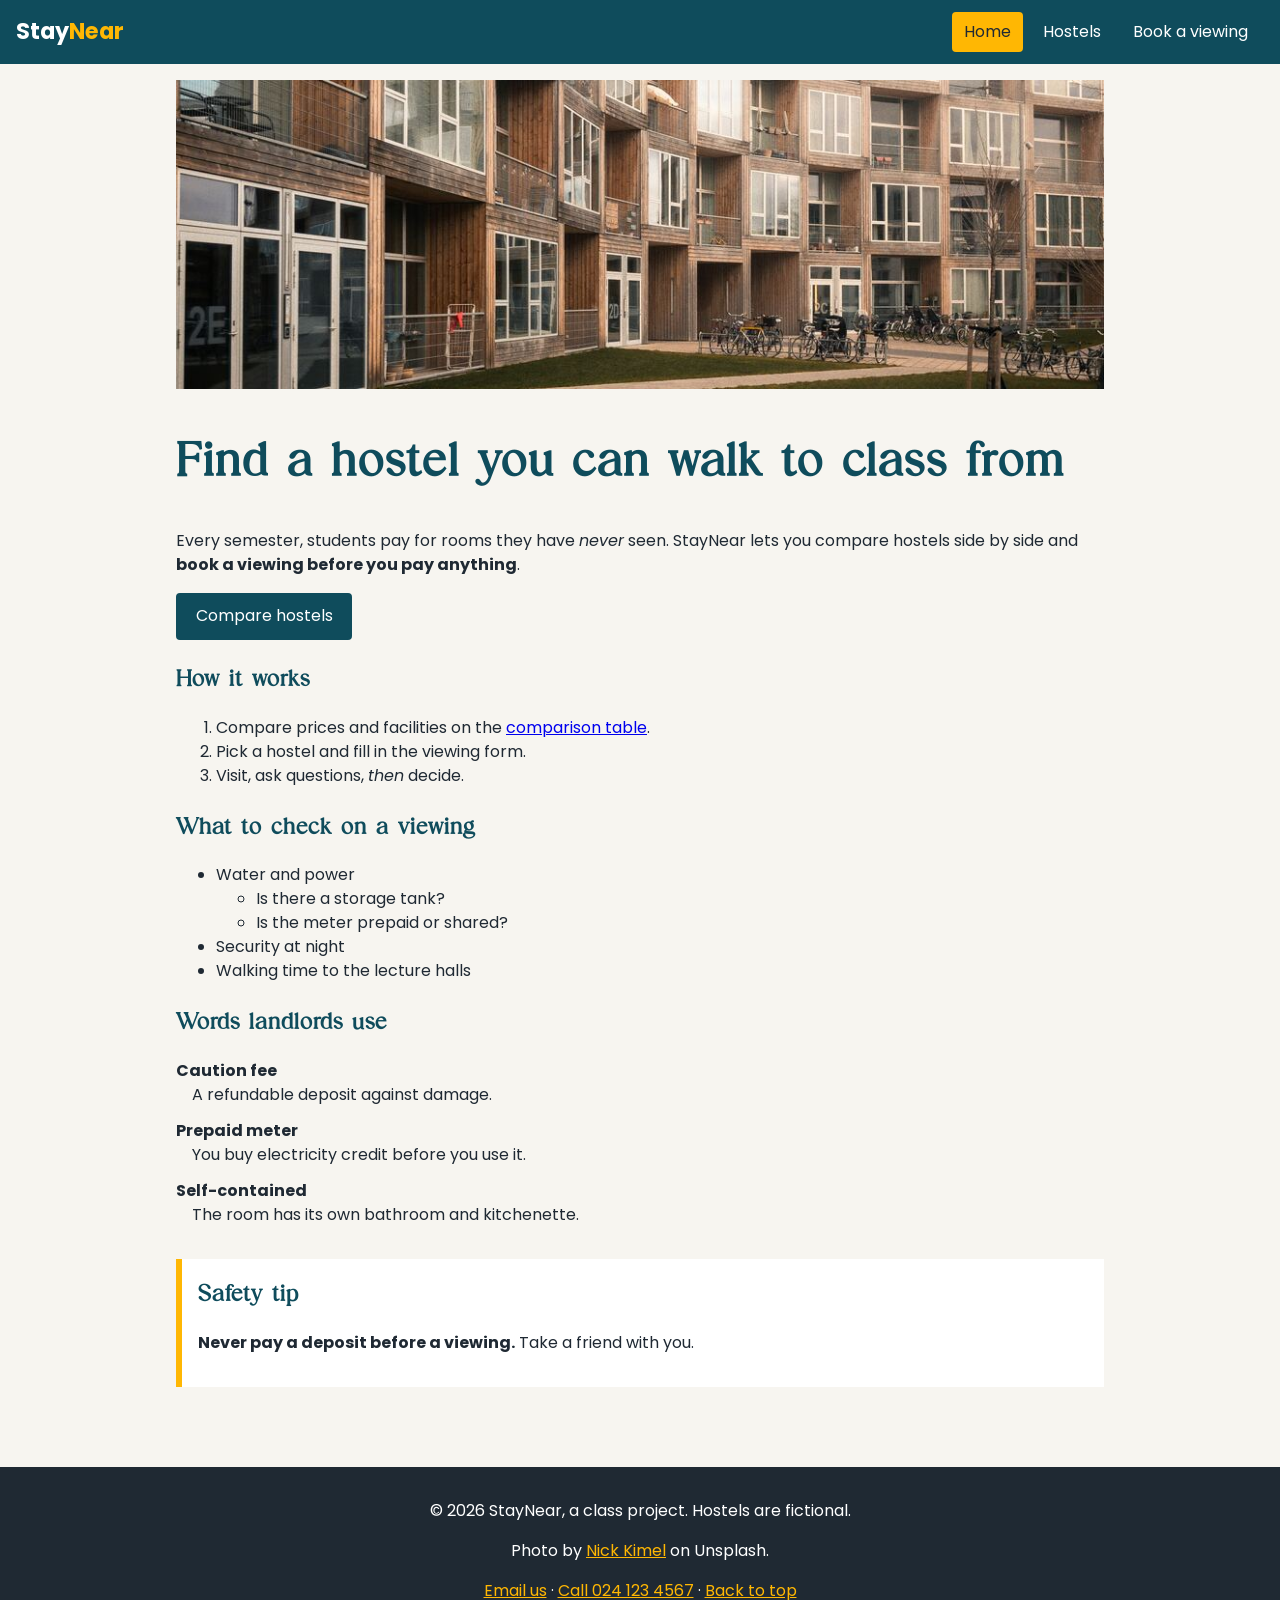
<file: index.html>
<!doctype html>
<html lang="en">
<head>
  <meta charset="utf-8">
  <meta name="viewport" content="width=device-width, initial-scale=1">
  <title>StayNear | Student hostels near campus</title>
  <meta name="description"
        content="Compare student hostels near campus and book a viewing.">
  <meta name="author" content="Your Name">
  <link rel="icon" href="images/favicon.svg" type="image/svg+xml">
  <link rel="stylesheet" href="styles.css">
  <script src="script.js" defer></script>
</head>
<body>
  <header class="site-header">
    <a class="brand" href="index.html">Stay<span>Near</span></a>
    <nav aria-label="Main">
      <ul class="nav-list">
        <li><a href="index.html" aria-current="page">Home</a></li>
        <li><a href="hostels.html">Hostels</a></li>
        <li><a href="book.html">Book a viewing</a></li>
      </ul>
    </nav>
  </header>

  <main>
    <section class="hero">
      <picture>
        <source media="(min-width: 40em)"
                srcset="images/photos/hero-wide-960.jpg 960w,
                        images/photos/hero-wide-1600.jpg 1600w"
                sizes="(min-width: 60rem) 928px, calc(100vw - 2rem)"
                width="1600" height="533">
        <img src="images/photos/hero-small.jpg" width="900" height="600"
             alt="Modern student housing block with a lawn, a paved path and parked bicycles">
      </picture>
      <h1>Find a hostel you can walk to class from</h1>
      <p>
        Every semester, students pay for rooms they have <em>never</em>
        seen. StayNear lets you compare hostels side by side and
        <strong>book a viewing before you pay anything</strong>.
      </p>
      <p><a class="button" href="hostels.html">Compare hostels</a></p>
    </section>

    <section id="how">
      <h2>How it works</h2>
      <ol>
        <li>Compare prices and facilities on the
            <a href="hostels.html#compare">comparison table</a>.</li>
        <li>Pick a hostel and fill in the viewing form.</li>
        <li>Visit, ask questions, <em>then</em> decide.</li>
      </ol>
    </section>

    <section id="checklist">
      <h2>What to check on a viewing</h2>
      <ul>
        <li>Water and power
          <ul>
            <li>Is there a storage tank?</li>
            <li>Is the meter prepaid or shared?</li>
          </ul>
        </li>
        <li>Security at night</li>
        <li>Walking time to the lecture halls</li>
      </ul>
    </section>

    <section id="terms">
      <h2>Words landlords use</h2>
      <dl>
        <dt>Caution fee</dt>
        <dd>A refundable deposit against damage.</dd>
        <dt>Prepaid meter</dt>
        <dd>You buy electricity credit before you use it.</dd>
        <dt>Self-contained</dt>
        <dd>The room has its own bathroom and kitchenette.</dd>
      </dl>
    </section>

    <aside class="tip">
      <h2>Safety tip</h2>
      <p><strong>Never pay a deposit before a viewing.</strong>
         Take a friend with you.</p>
    </aside>
  </main>

  <footer class="site-footer">
    <p>&copy; 2026 StayNear, a class project. Hostels are fictional.</p>
    <p>Photo by
      <a href="https://unsplash.com/photos/GrLnSHJT1fI">Nick Kimel</a>
      on Unsplash.</p>
    <p>
      <a href="mailto:hello@staynear.example?subject=Hostel%20question"
         >Email us</a>
      &middot; <a href="tel:+233241234567">Call 024 123 4567</a>
      &middot; <a href="#how">Back to top</a>
    </p>
  </footer>
</body>
</html>
</file>
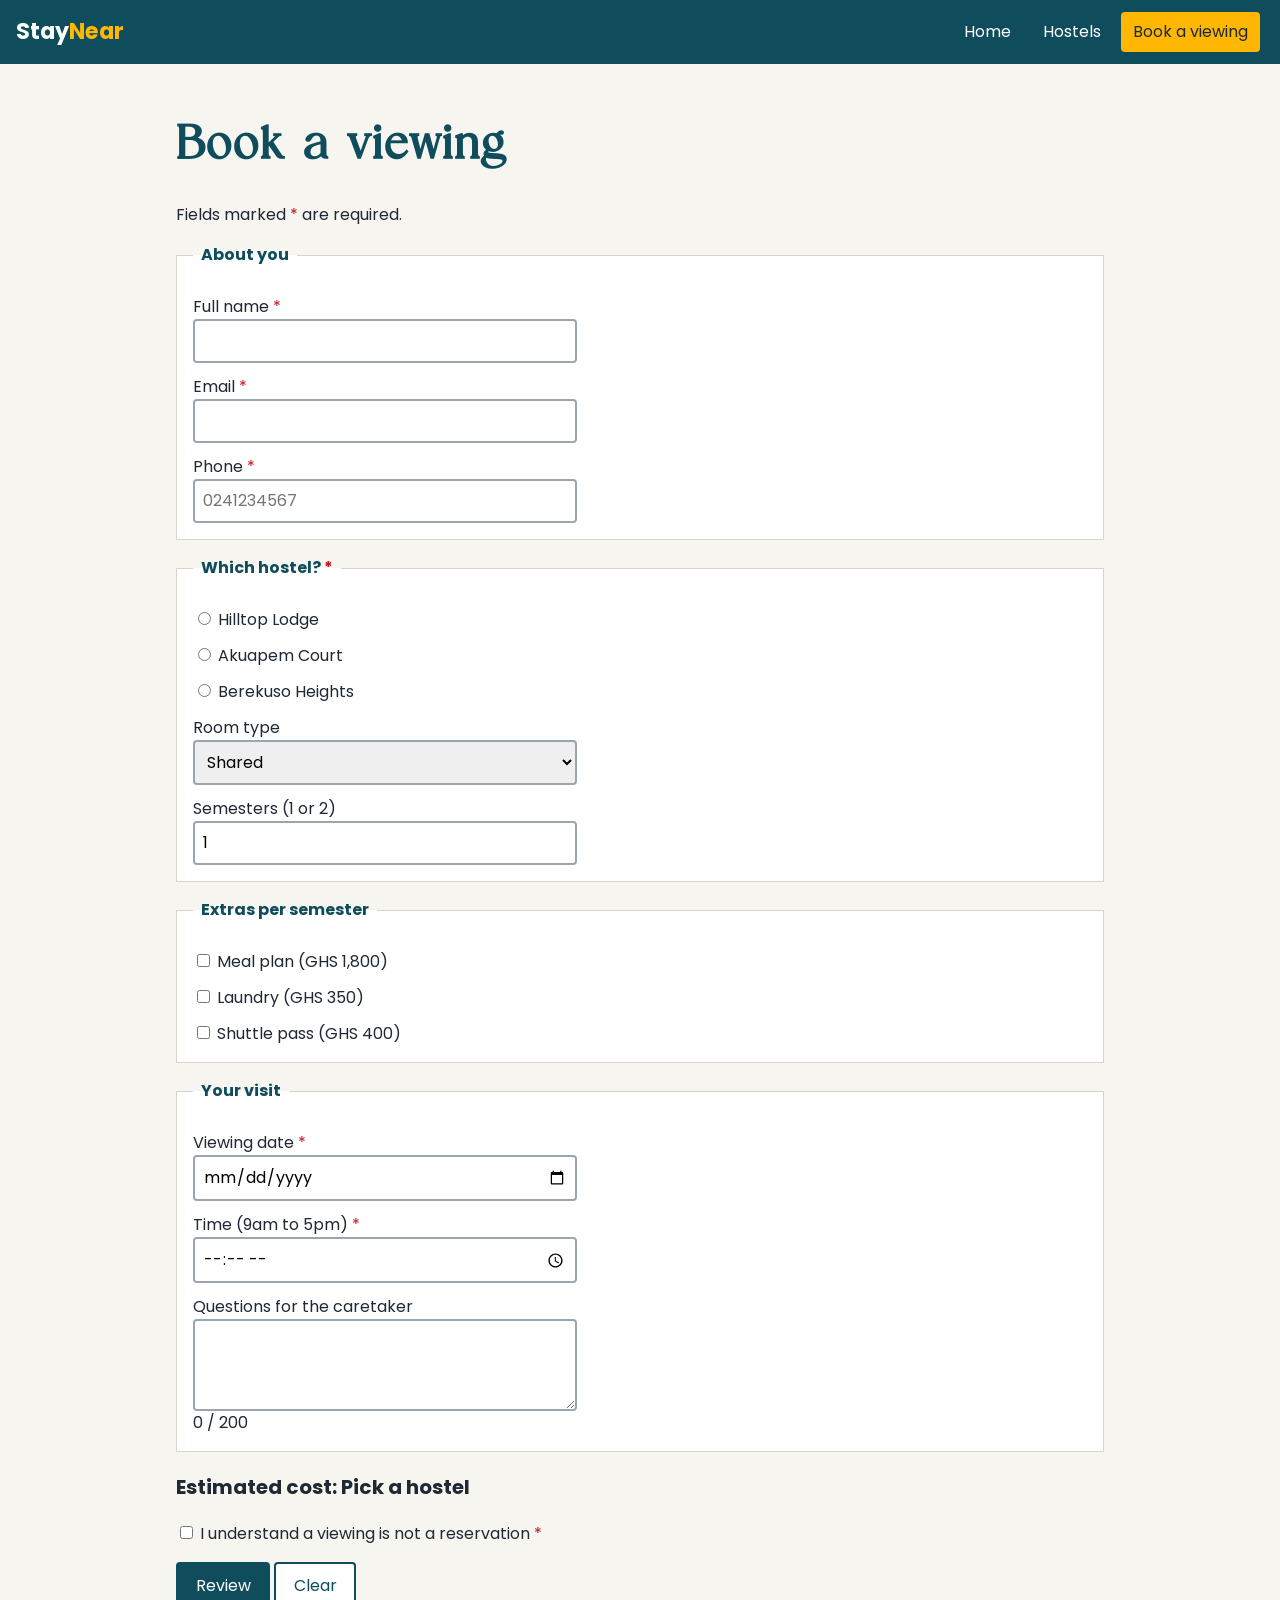
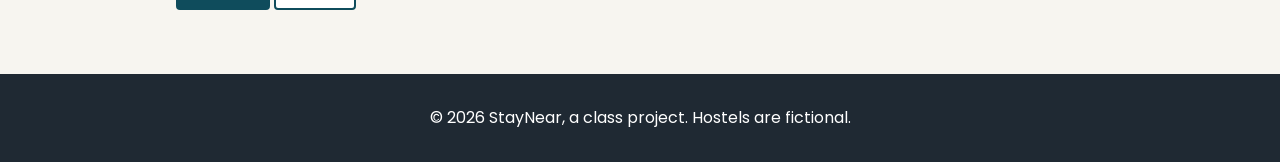
<file: book.html>
<!doctype html>
<html lang="en">
<head>
  <meta charset="utf-8">
  <meta name="viewport" content="width=device-width, initial-scale=1">
  <title>Book a viewing | StayNear</title>
  <meta name="description" content="Request a hostel viewing.">
  <link rel="icon" href="images/favicon.svg" type="image/svg+xml">
  <link rel="stylesheet" href="styles.css">
  <script src="script.js" defer></script>
</head>
<body>
  <header class="site-header">
    <a class="brand" href="index.html">Stay<span>Near</span></a>
    <nav aria-label="Main">
      <ul class="nav-list">
        <li><a href="index.html">Home</a></li>
        <li><a href="hostels.html">Hostels</a></li>
        <li><a href="book.html" aria-current="page">Book a viewing</a></li>
      </ul>
    </nav>
  </header>

  <main>
    <h1>Book a viewing</h1>
    <p>Fields marked <span class="req">*</span> are required.</p>

    <form id="viewing-form" action="confirmation.html" method="GET">
      <fieldset>
        <legend>About you</legend>

        <label for="full_name">Full name <span class="req">*</span></label>
        <input type="text" id="full_name" name="name" required
               minlength="2" autocomplete="name">

        <label for="email">Email <span class="req">*</span></label>
        <input type="email" id="email" name="email" required
               autocomplete="email">

        <label for="phone">Phone <span class="req">*</span></label>
        <input type="tel" id="phone" name="phone" required
               pattern="0[0-9]{9}" placeholder="0241234567"
               autocomplete="tel">
      </fieldset>

      <fieldset>
        <legend>Which hostel? <span class="req">*</span></legend>
        <label><input type="radio" name="hostel" value="hilltop" required>
          Hilltop Lodge</label>
        <label><input type="radio" name="hostel" value="akuapem">
          Akuapem Court</label>
        <label><input type="radio" name="hostel" value="heights">
          Berekuso Heights</label>

        <label for="room">Room type</label>
        <select id="room" name="room">
          <option value="shared">Shared</option>
          <option value="single">Single (1.5 times the price)</option>
        </select>

        <label for="semesters">Semesters (1 or 2)</label>
        <input type="number" id="semesters" name="semesters"
               min="1" max="2" step="1" value="1" required>
      </fieldset>

      <fieldset>
        <legend>Extras per semester</legend>
        <label><input type="checkbox" name="extra" value="meals">
          Meal plan (GHS 1,800)</label>
        <label><input type="checkbox" name="extra" value="laundry">
          Laundry (GHS 350)</label>
        <label><input type="checkbox" name="extra" value="shuttle">
          Shuttle pass (GHS 400)</label>
      </fieldset>

      <fieldset>
        <legend>Your visit</legend>
        <label for="date">Viewing date <span class="req">*</span></label>
        <input type="date" id="date" name="date" required>

        <label for="time">Time (9am to 5pm) <span class="req">*</span></label>
        <input type="time" id="time" name="time" min="09:00" max="17:00"
               required>

        <label for="notes">Questions for the caretaker</label>
        <textarea id="notes" name="notes" rows="3" maxlength="200"></textarea>
        <output id="char-count" for="notes">0 / 200</output>
      </fieldset>

      <p class="estimate">Estimated cost:
        <output id="estimate" for="room semesters">Pick a hostel</output></p>

      <label><input type="checkbox" name="agree" value="yes" required>
        I understand a viewing is not a reservation
        <span class="req">*</span></label>

      <p>
        <button type="button" id="review-btn" class="button">Review</button>
        <button type="reset" class="button plain">Clear</button>
      </p>
    </form>

    <dialog id="review-dialog">
      <form method="dialog">
        <h2>Check your request</h2>
        <ul id="summary"></ul>
        <button value="edit" class="button plain">Keep editing</button>
        <button value="send" class="button">Send request</button>
      </form>
    </dialog>
  </main>

  <footer class="site-footer">
    <p>&copy; 2026 StayNear, a class project. Hostels are fictional.</p>
  </footer>
</body>
</html>
</file>
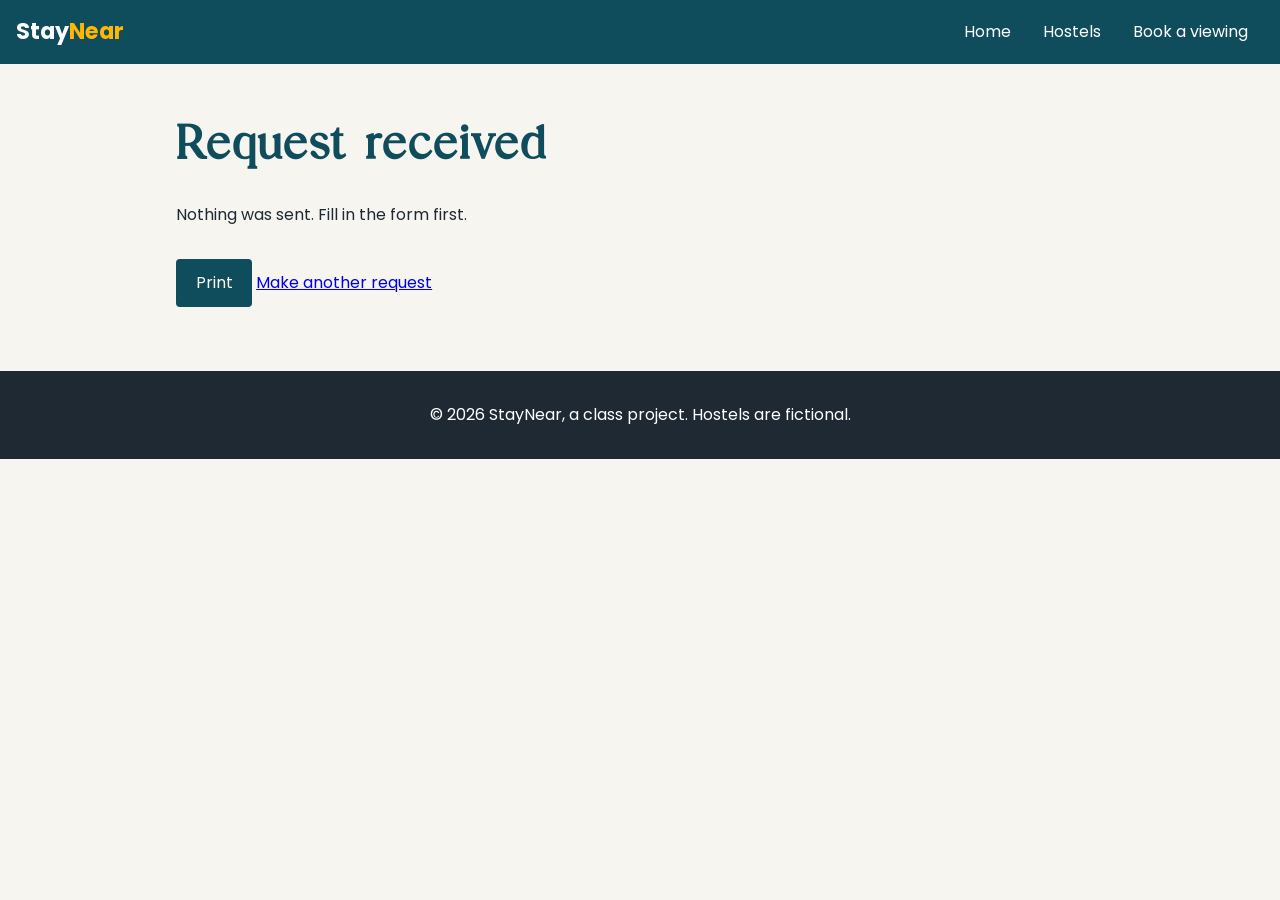
<file: confirmation.html>
<!doctype html>
<html lang="en">
<head>
  <meta charset="utf-8">
  <meta name="viewport" content="width=device-width, initial-scale=1">
  <title>Request received | StayNear</title>
  <link rel="icon" href="images/favicon.svg" type="image/svg+xml">
  <link rel="stylesheet" href="styles.css">
  <script src="script.js" defer></script>
</head>
<body>
  <header class="site-header">
    <a class="brand" href="index.html">Stay<span>Near</span></a>
    <nav aria-label="Main">
      <ul class="nav-list">
        <li><a href="index.html">Home</a></li>
        <li><a href="hostels.html">Hostels</a></li>
        <li><a href="book.html">Book a viewing</a></li>
      </ul>
    </nav>
  </header>

  <main>
    <h1 id="thanks">Request received</h1>
    <p id="lead">Here is exactly what the form sent.</p>

    <div class="table-wrap">
      <table id="receipt">
        <caption>Your viewing request</caption>
        <thead>
          <tr><th scope="col">Name</th><th scope="col">Value</th></tr>
        </thead>
        <tbody></tbody>
      </table>
    </div>

    <p>
      <button type="button" id="print-btn" class="button">Print</button>
      <a href="book.html">Make another request</a>
    </p>
  </main>

  <footer class="site-footer">
    <p>&copy; 2026 StayNear, a class project. Hostels are fictional.</p>
  </footer>
</body>
</html>
</file>
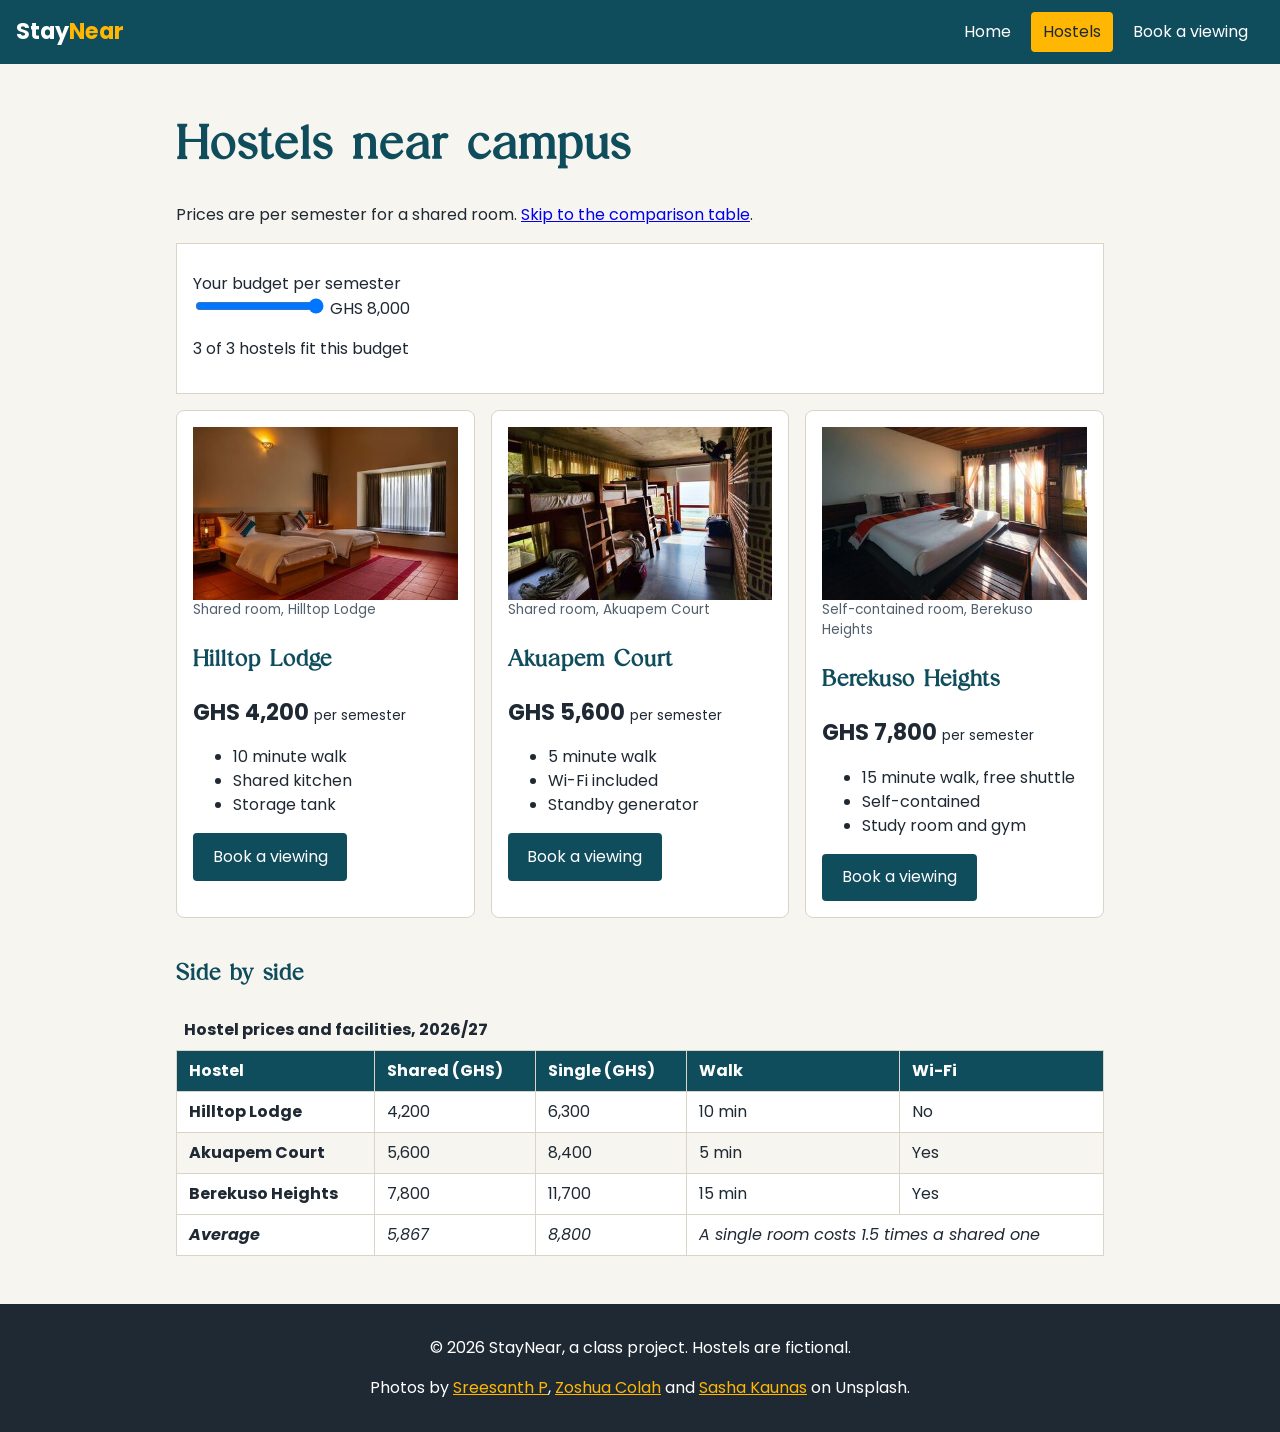
<file: hostels.html>
<!doctype html>
<html lang="en">
<head>
  <meta charset="utf-8">
  <meta name="viewport" content="width=device-width, initial-scale=1">
  <title>Hostels | StayNear</title>
  <meta name="description"
        content="Three student hostels compared by price and facilities.">
  <link rel="icon" href="images/favicon.svg" type="image/svg+xml">
  <link rel="stylesheet" href="styles.css">
  <script src="script.js" defer></script>
</head>
<body>
  <header class="site-header">
    <a class="brand" href="index.html">Stay<span>Near</span></a>
    <nav aria-label="Main">
      <ul class="nav-list">
        <li><a href="index.html">Home</a></li>
        <li><a href="hostels.html" aria-current="page">Hostels</a></li>
        <li><a href="book.html">Book a viewing</a></li>
      </ul>
    </nav>
  </header>

  <main>
    <h1>Hostels near campus</h1>
    <p>Prices are per semester for a shared room.
       <a href="#compare">Skip to the comparison table</a>.</p>

    <form class="budget" id="budget-form">
      <label for="budget">Your budget per semester</label>
      <input type="range" id="budget" name="budget"
             min="4000" max="8000" step="200" value="8000">
      <output id="budget-out" for="budget">GHS 8,000</output>
      <p id="match-count">3 of 3 hostels fit this budget</p>
    </form>

    <div class="cards">
      <article class="card" id="hilltop">
        <figure>
          <img src="images/photos/hilltop-400.jpg"
               srcset="images/photos/hilltop-400.jpg 400w,
                       images/photos/hilltop-800.jpg 800w"
               sizes="(min-width: 60rem) 270px, (min-width: 40em) calc((100vw - 8rem) / 3), calc(100vw - 4rem)"
               width="400" height="260" loading="lazy"
               alt="Warm shared room with two single beds, a red rug and a large window">
          <figcaption>Shared room, Hilltop Lodge</figcaption>
        </figure>
        <h2>Hilltop Lodge</h2>
        <p class="price">GHS 4,200 <span>per semester</span></p>
        <ul>
          <li>10 minute walk</li>
          <li>Shared kitchen</li>
          <li>Storage tank</li>
        </ul>
        <a class="button" href="book.html?hostel=hilltop">Book a viewing</a>
      </article>

      <article class="card" id="akuapem">
        <figure>
          <img src="images/photos/akuapem-400.jpg"
               srcset="images/photos/akuapem-400.jpg 400w,
                       images/photos/akuapem-800.jpg 800w"
               sizes="(min-width: 60rem) 270px, (min-width: 40em) calc((100vw - 8rem) / 3), calc(100vw - 4rem)"
               width="400" height="260" loading="lazy"
               alt="Dormitory room with wooden bunk beds and a bright window at the far end">
          <figcaption>Shared room, Akuapem Court</figcaption>
        </figure>
        <h2>Akuapem Court</h2>
        <p class="price">GHS 5,600 <span>per semester</span></p>
        <ul>
          <li>5 minute walk</li>
          <li>Wi-Fi included</li>
          <li>Standby generator</li>
        </ul>
        <a class="button" href="book.html?hostel=akuapem">Book a viewing</a>
      </article>

      <article class="card" id="heights">
        <figure>
          <img src="images/photos/heights-400.jpg"
               srcset="images/photos/heights-400.jpg 400w,
                       images/photos/heights-800.jpg 800w"
               sizes="(min-width: 60rem) 270px, (min-width: 40em) calc((100vw - 8rem) / 3), calc(100vw - 4rem)"
               width="400" height="260" loading="lazy"
               alt="Large bed beside wooden balcony doors, with sunlight through the curtains">
          <figcaption>Self-contained room, Berekuso Heights</figcaption>
        </figure>
        <h2>Berekuso Heights</h2>
        <p class="price">GHS 7,800 <span>per semester</span></p>
        <ul>
          <li>15 minute walk, free shuttle</li>
          <li>Self-contained</li>
          <li>Study room and gym</li>
        </ul>
        <a class="button" href="book.html?hostel=heights">Book a viewing</a>
      </article>
    </div>

    <section id="compare">
      <h2>Side by side</h2>
      <div class="table-wrap">
        <table>
          <caption>Hostel prices and facilities, 2026/27</caption>
          <thead>
            <tr>
              <th scope="col">Hostel</th>
              <th scope="col">Shared (GHS)</th>
              <th scope="col">Single (GHS)</th>
              <th scope="col">Walk</th>
              <th scope="col">Wi-Fi</th>
            </tr>
          </thead>
          <tbody>
            <tr>
              <th scope="row">Hilltop Lodge</th>
              <td>4,200</td><td>6,300</td><td>10 min</td><td>No</td>
            </tr>
            <tr>
              <th scope="row">Akuapem Court</th>
              <td>5,600</td><td>8,400</td><td>5 min</td><td>Yes</td>
            </tr>
            <tr>
              <th scope="row">Berekuso Heights</th>
              <td>7,800</td><td>11,700</td><td>15 min</td><td>Yes</td>
            </tr>
          </tbody>
          <tfoot>
            <tr>
              <th scope="row">Average</th>
              <td>5,867</td><td>8,800</td>
              <td colspan="2">A single room costs 1.5 times a shared one</td>
            </tr>
          </tfoot>
        </table>
      </div>
    </section>
  </main>

  <footer class="site-footer">
    <p>&copy; 2026 StayNear, a class project. Hostels are fictional.</p>
    <p>Photos by
      <a href="https://unsplash.com/photos/NHVI1dkl6WU">Sreesanth P</a>,
      <a href="https://unsplash.com/photos/TzMGehZmocI">Zoshua Colah</a> and
      <a href="https://unsplash.com/photos/Fk9d0cxYqC4">Sasha Kaunas</a>
      on Unsplash.</p>
  </footer>
</body>
</html>
</file>
<file: styles.css>
@font-face {
  font-family: "Poppins";
  src: url("fonts/Poppins-Regular.woff2") format("woff2");
  font-weight: normal;
  font-style: normal;
  font-display: swap;
}

@font-face {
  font-family: "Poppins";
  src: url("fonts/Poppins-Italic.woff2") format("woff2");
  font-weight: normal;
  font-style: italic;
  font-display: swap;
}

@font-face {
  font-family: "Poppins";
  src: url("fonts/Poppins-Bold.woff2") format("woff2");
  font-weight: bold;
  font-style: normal;
  font-display: swap;
}

@font-face {
  font-family: "Poppins";
  src: url("fonts/Poppins-BoldItalic.woff2") format("woff2");
  font-weight: bold;
  font-style: italic;
  font-display: swap;
}

@font-face {
  font-family: "Editorial Today";
  src: url("fonts/EditorialToday-Regular.woff2") format("woff2");
  font-weight: normal;
  font-style: normal;
  font-display: swap;
}

@font-face {
  font-family: "Editorial Today";
  src: url("fonts/EditorialToday-Bold.woff2") format("woff2");
  font-weight: bold;
  font-style: normal;
  font-display: swap;
}

/* ===== 1. Reset and base (mobile first) ===== */
html {
  box-sizing: border-box;
}

*, *::before, *::after {
  box-sizing: inherit;
}

body {
  margin: 0;
  font-family: "Poppins", system-ui, sans-serif;
  line-height: 1.5;
  color: #1f2933;
  background-color: #f7f5f0;
}

main {
  max-width: 60rem;
  margin: 0 auto;
  padding: 1rem;
}

h1 {
  font-size: calc(1.5rem + 2vw);
  line-height: 1.15;
}

h1, h2 {
  font-family: "Editorial Today", Georgia, serif;
  color: #0f4c5c;
}

img {
  max-width: 100%;
  height: auto;
  display: block;
}

/* ===== 2. Header and navigation ===== */
.site-header {
  background-color: #0f4c5c;
  padding: 0.75rem 1rem;
}

.brand {
  color: white;
  font-size: 1.4rem;
  font-weight: bold;
  text-decoration: none;
}

.brand span {
  color: #ffb703;
}

.nav-list {
  list-style: none;
  margin: 0.5rem 0 0;
  padding: 0;
}

.nav-list li {
  display: inline-block;
  margin-right: 0.25rem;
}

.nav-list a {
  display: inline-block;
  padding: 0.5rem 0.75rem;
  color: white;
  text-decoration: none;
  border-radius: 4px;
}

.nav-list a:hover,
.nav-list a:focus {
  background-color: #1b6f85;
}

.nav-list a[aria-current="page"] {
  background-color: #ffb703;
  color: #1f2933;
}

/* ===== 3. Reusable pieces ===== */
.button {
  display: inline-block;
  padding: 0.6rem 1.1rem;
  border: 2px solid #0f4c5c;
  border-radius: 4px;
  background-color: #0f4c5c;
  color: white;
  font: inherit;
  text-decoration: none;
  cursor: pointer;
}

.button:hover {
  background-color: #1b6f85;
}

.button.plain {
  background-color: white;
  color: #0f4c5c;
}

.tip {
  margin: 2rem 0;
  padding: 1rem;
  border-left: 6px solid #ffb703;
  background-color: white;
}

.tip h2 {
  margin-top: 0;
}

dt {
  font-weight: bold;
  margin-top: 0.75rem;
}

dd {
  margin-left: 1rem;
}

.site-footer {
  margin-top: 2rem;
  padding: 1rem;
  background-color: #1f2933;
  color: white;
  text-align: center;
}

.site-footer a {
  color: #ffb703;
}

.is-hidden {
  display: none;
}

/* ===== 4. Hostel cards ===== */
.card {
  margin-bottom: 1rem;
  padding: 1rem;
  border: 1px solid #d9d4c7;
  border-radius: 8px;
  background-color: white;
}

.card figure {
  margin: 0;
}

.card figcaption {
  font-size: 0.85rem;
  color: #52606d;
}

.price {
  font-size: 1.4rem;
  font-weight: bold;
  margin: 0;
}

.price span {
  font-size: 0.85rem;
  font-weight: normal;
}

.budget {
  margin: 1rem 0;
  padding: 1rem;
  background-color: white;
  border: 1px solid #d9d4c7;
}

/* ===== 5. Table ===== */
.table-wrap {
  overflow-x: auto;
}

table {
  width: 100%;
  border-collapse: collapse;
  background-color: white;
}

caption {
  padding: 0.5rem;
  font-weight: bold;
  text-align: left;
}

th, td {
  padding: 0.5rem 0.75rem;
  border: 1px solid #d9d4c7;
  text-align: left;
}

thead th {
  background-color: #0f4c5c;
  color: white;
}

tbody tr:nth-child(even) {
  background-color: #f7f5f0;
}

tfoot {
  font-style: italic;
}

/* ===== 6. Form ===== */
fieldset {
  margin: 0 0 1rem;
  padding: 1rem;
  border: 1px solid #d9d4c7;
  background-color: white;
}

legend {
  padding: 0 0.5rem;
  font-weight: bold;
  color: #0f4c5c;
}

label {
  display: block;
  margin-top: 0.75rem;
}

input[type="text"], input[type="email"], input[type="tel"],
input[type="number"], input[type="date"], input[type="time"],
select, textarea {
  display: block;
  width: 100%;
  max-width: 24rem;
  padding: 0.5rem;
  border: 2px solid #9aa5b1;
  border-radius: 4px;
  font: inherit;
}

input:user-invalid, textarea:user-invalid {
  border-color: #c1121f;
}

input:user-valid {
  border-color: #2a9d8f;
}

.req {
  color: #c1121f;
}

.estimate {
  font-size: 1.25rem;
  font-weight: bold;
}

dialog {
  width: 90%;
  max-width: 28rem;
  border: 0;
  border-radius: 8px;
  padding: 1.5rem;
}

dialog::backdrop {
  background-color: rgb(0 0 0 / 0.5);
}

/* ===== 7. Wider screens ===== */
@media (min-width: 40em) {
  .site-header {
    display: flex;
    justify-content: space-between;
    align-items: center;
  }

  .nav-list {
    margin-top: 0;
  }

  .cards {
    display: flex;
    gap: 1rem;
  }

  .card {
    flex: 1;
  }
}

/* ===== 8. Print ===== */
@media print {
  .site-header, .site-footer, #print-btn {
    display: none;
  }
}
</file>
